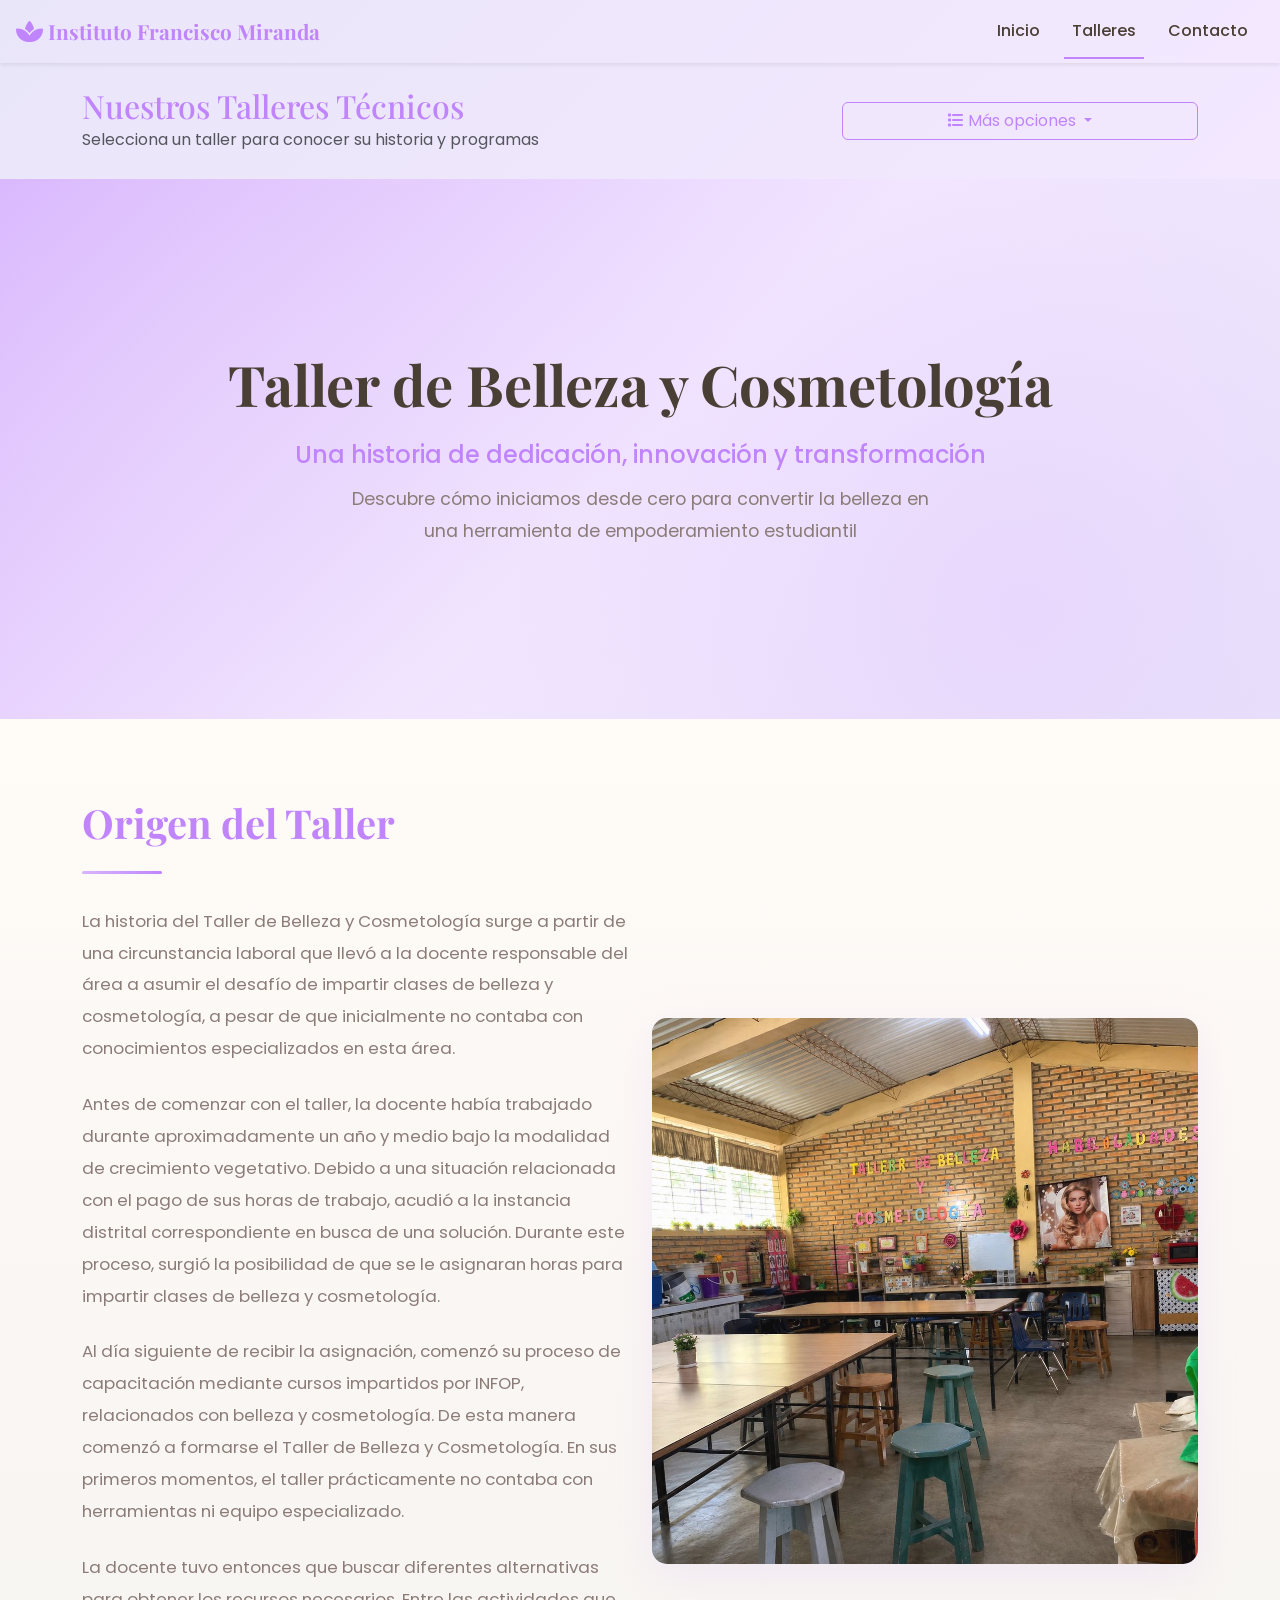
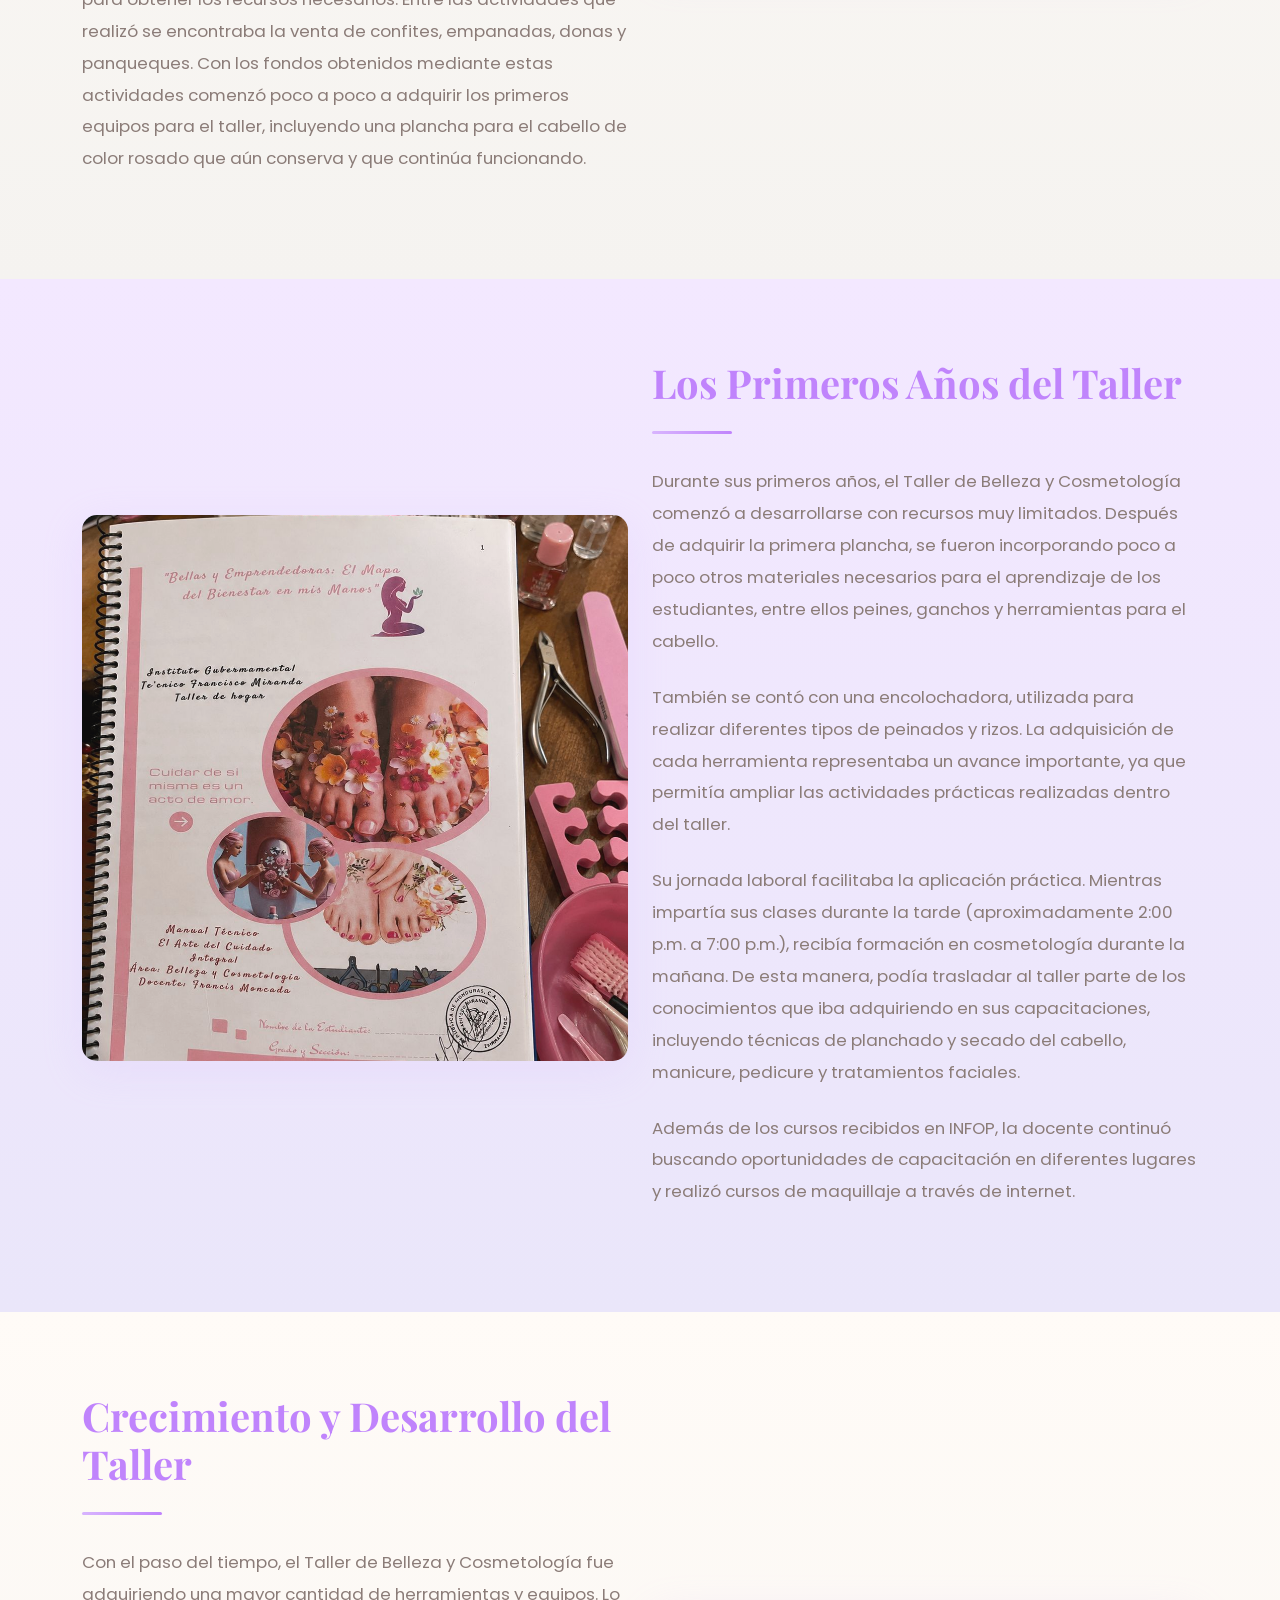
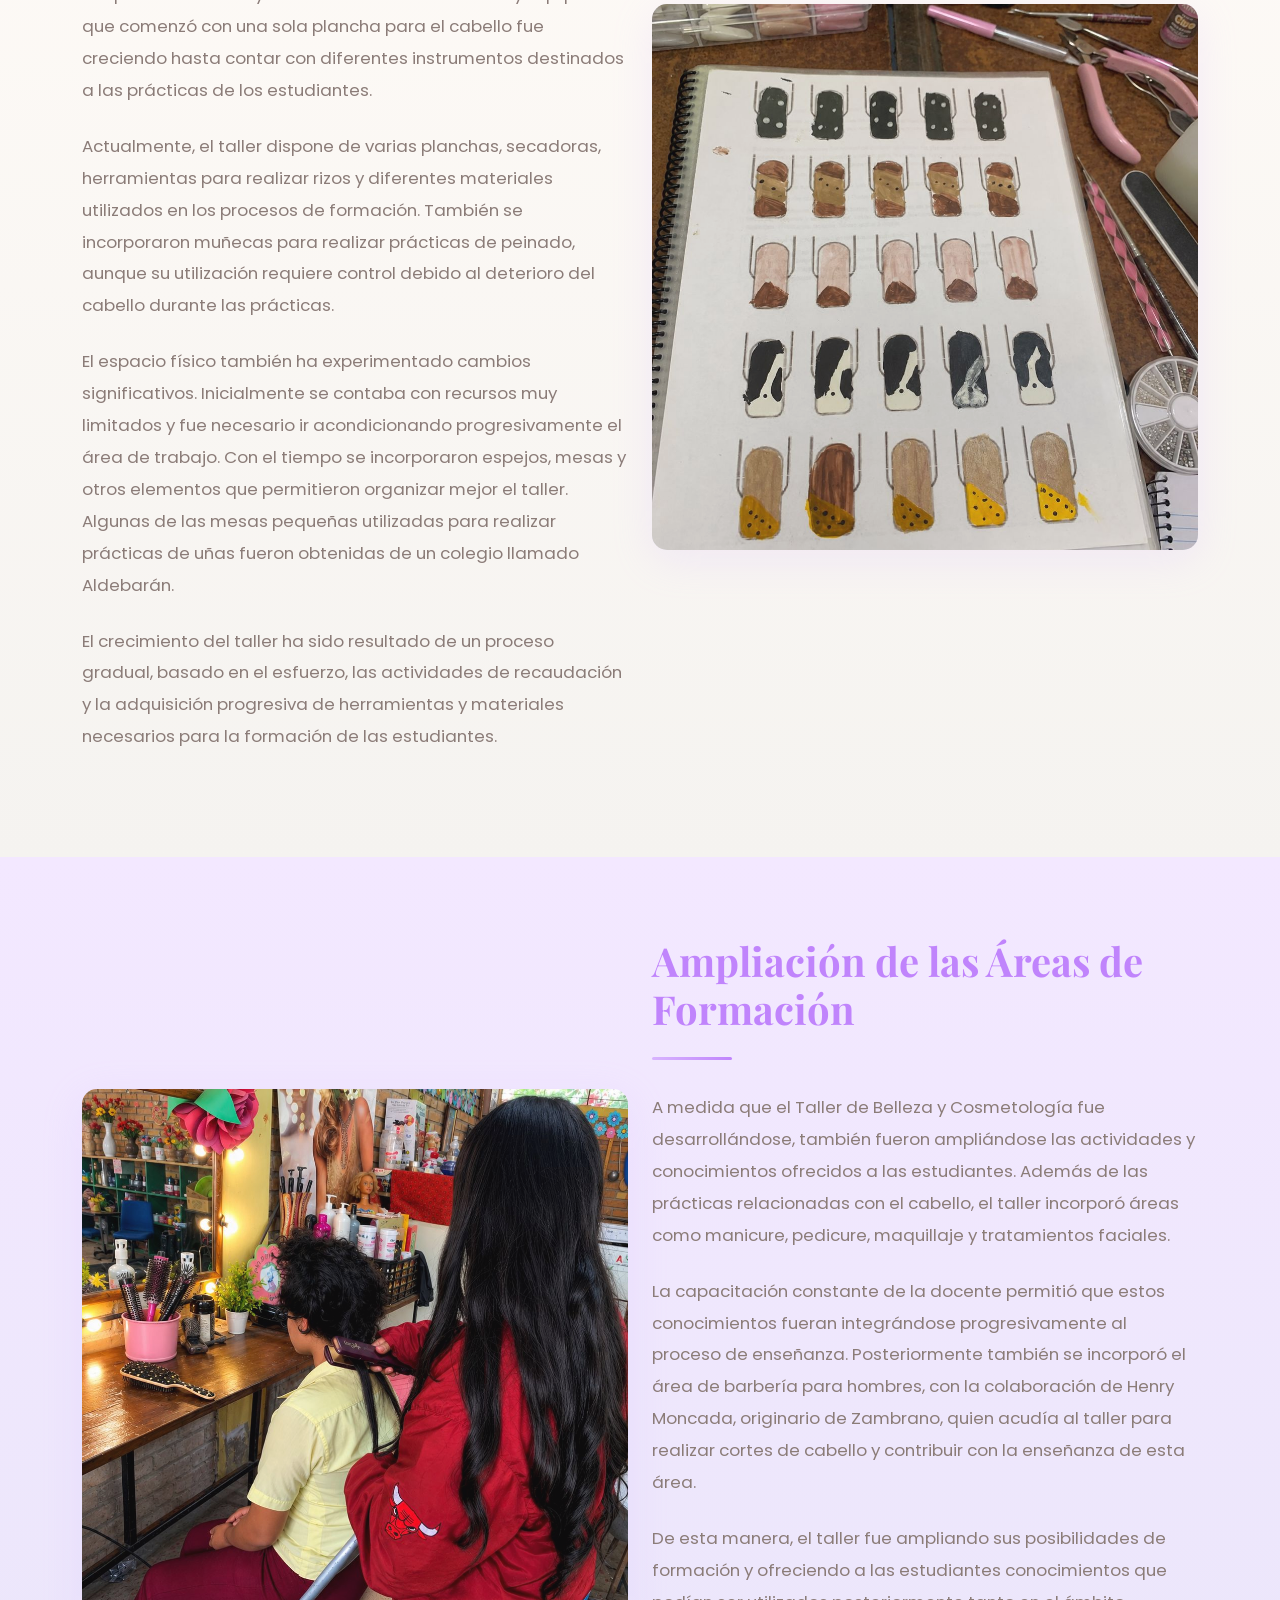
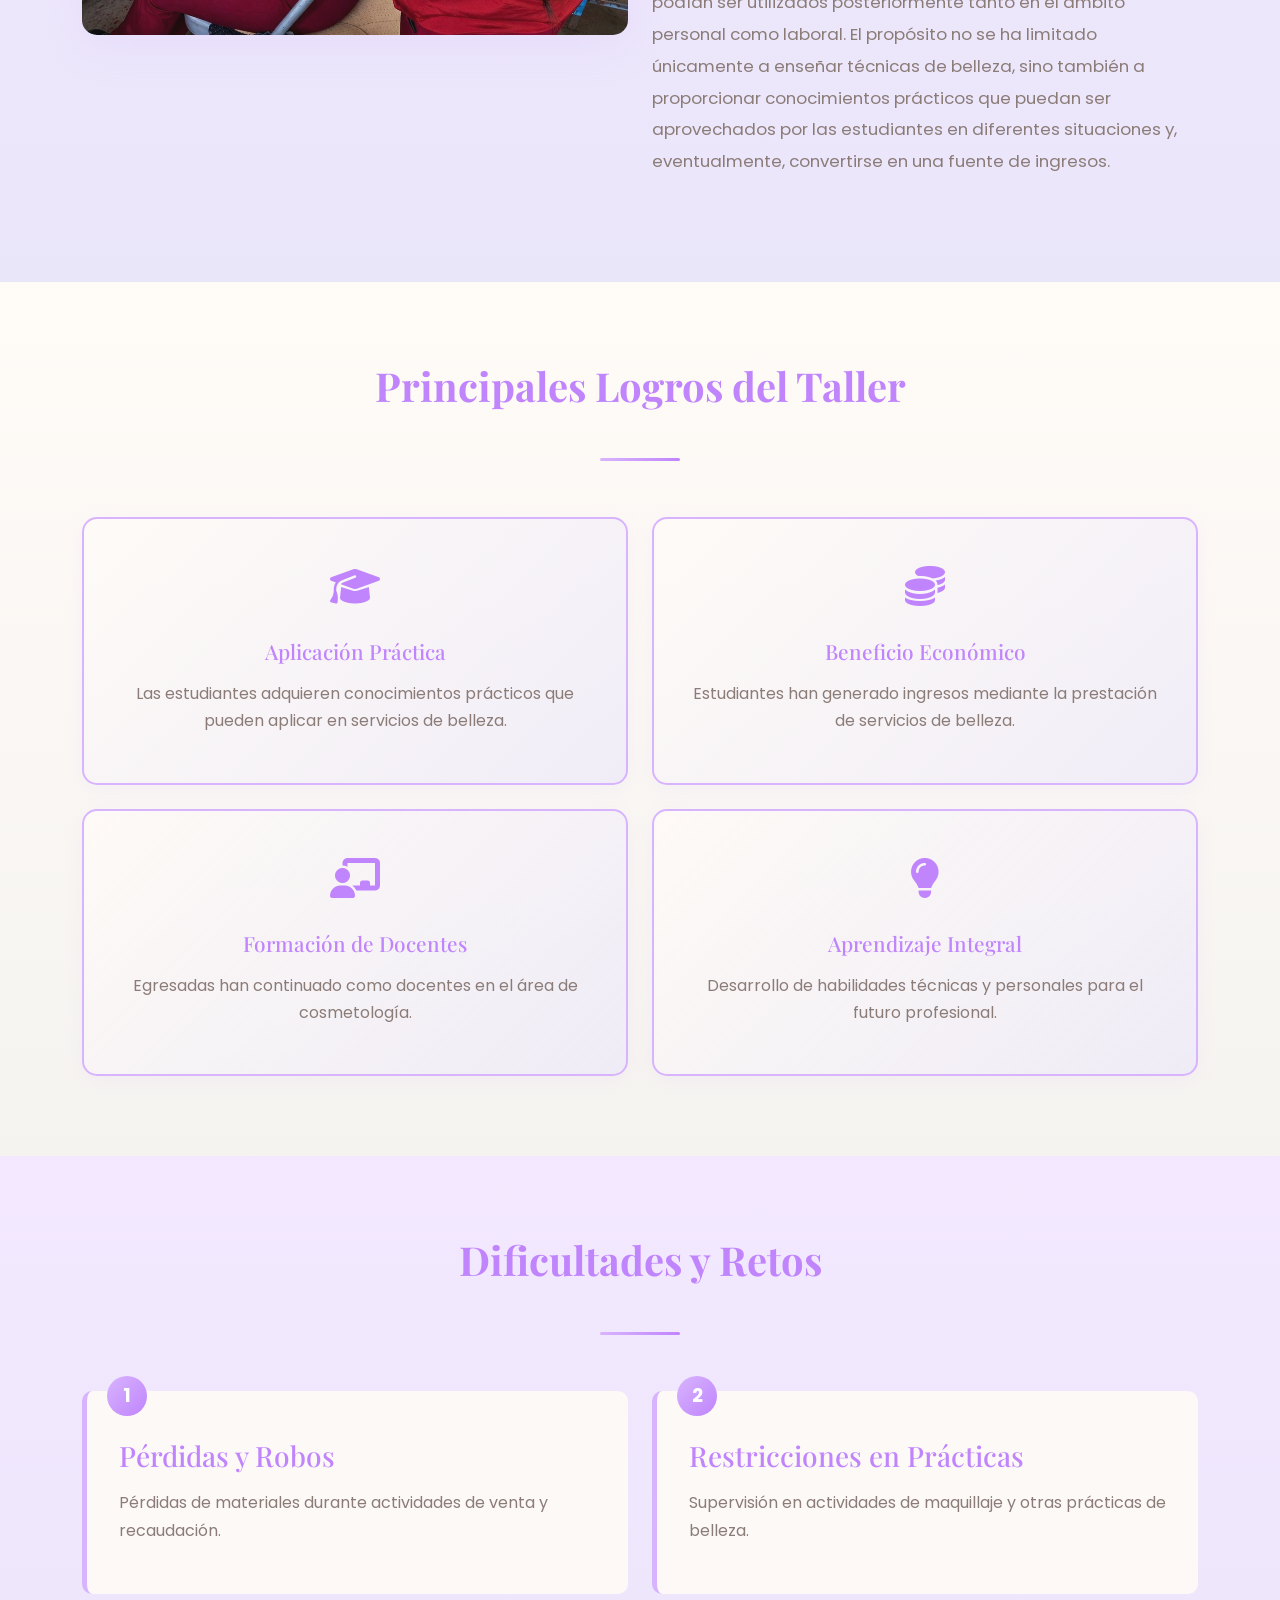
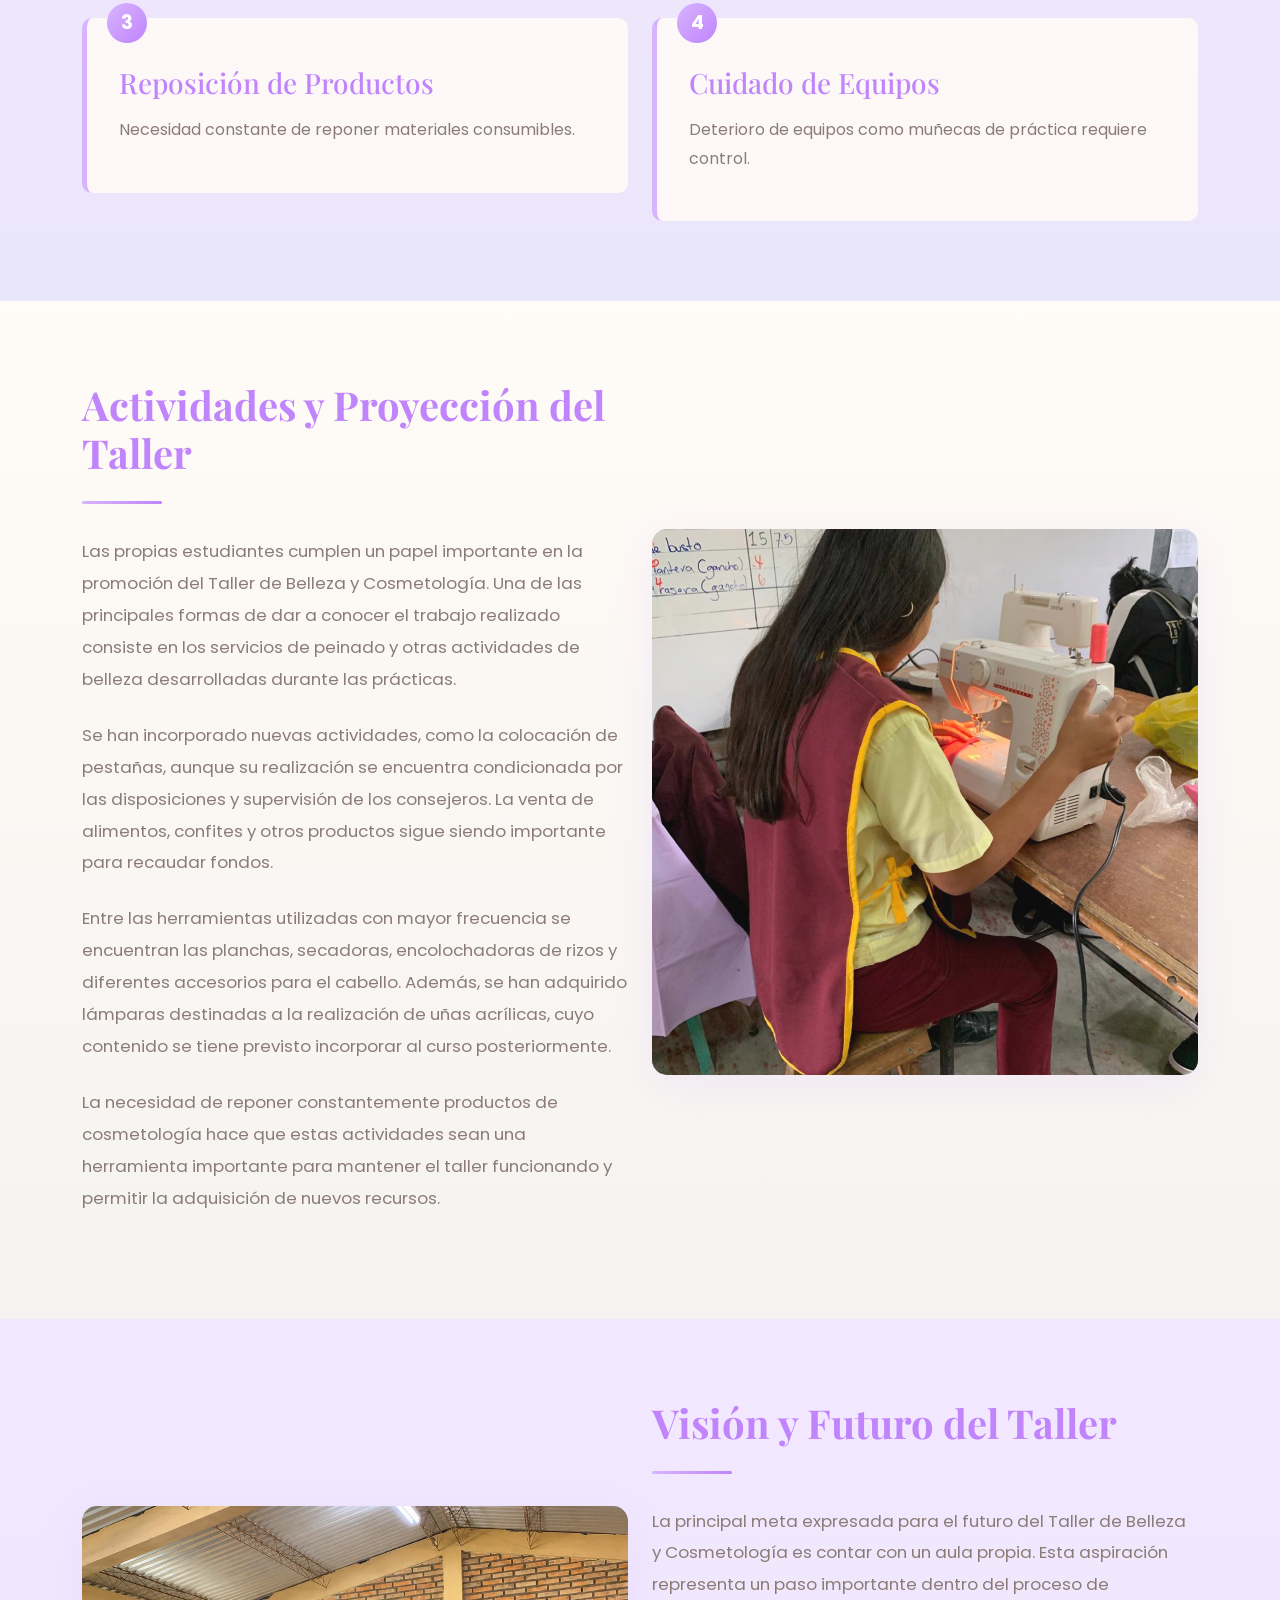
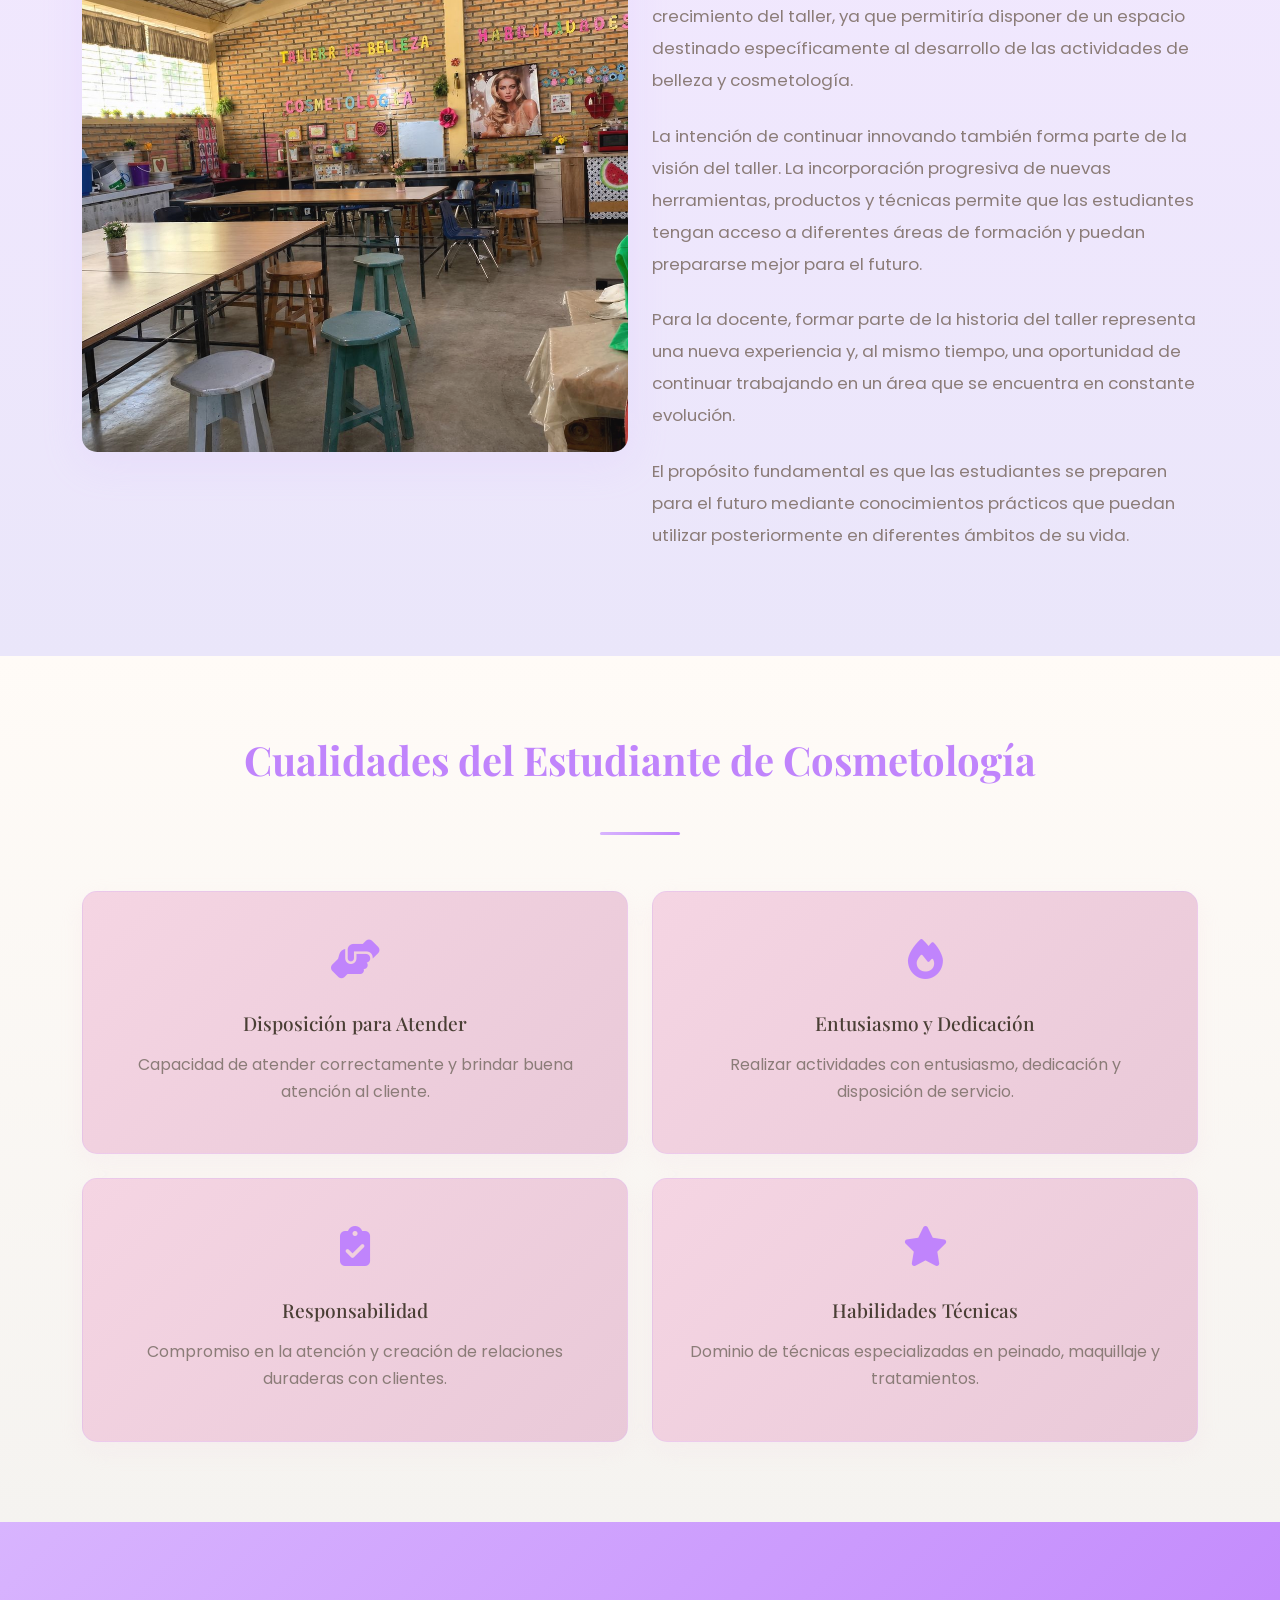
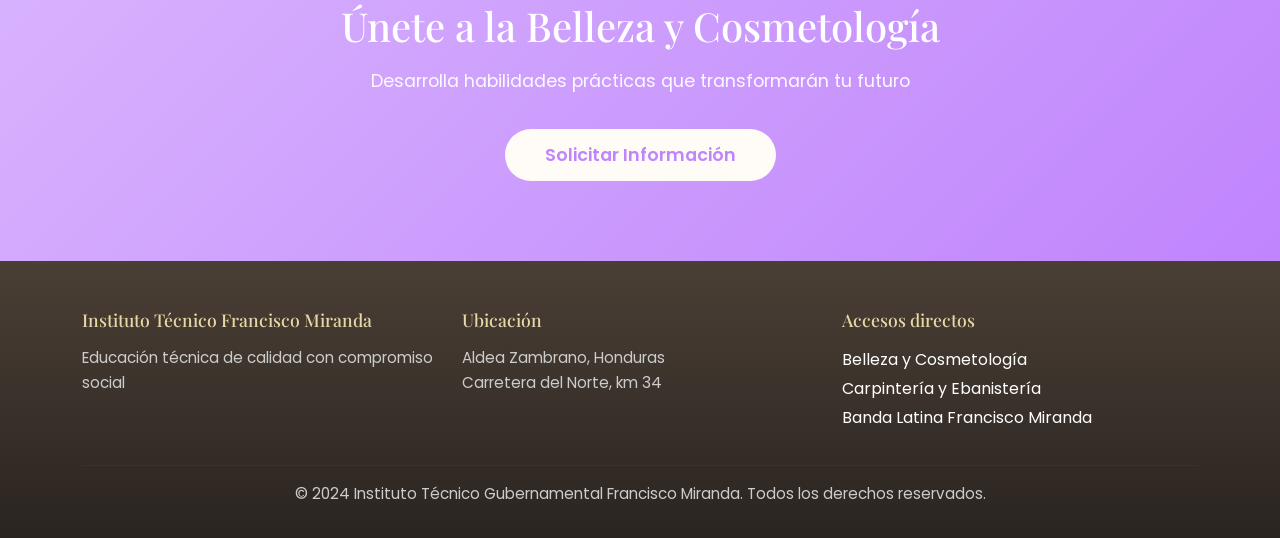
<file: talleres.html>
<!DOCTYPE html>
<html lang="es">
<head>
    <meta charset="UTF-8" />
    <meta name="viewport" content="width=device-width, initial-scale=1.0" />
    <title>Talleres Técnicos - Instituto Técnico Francisco Miranda</title>
    <link href="https://cdn.jsdelivr.net/npm/bootstrap@5.3.2/dist/css/bootstrap.min.css" rel="stylesheet" />
    <link href="https://fonts.googleapis.com/css2?family=Playfair+Display:wght@400;600;700;800&family=Poppins:wght@300;400;500;600;700&display=swap" rel="stylesheet" />
    <link rel="stylesheet" href="https://cdnjs.cloudflare.com/ajax/libs/font-awesome/6.4.0/css/all.min.css" />
    <link rel="stylesheet" href="taller-belleza.css" />
</head>
<body>
    <!-- Navegación -->
    <header class="navbar-wrapper sticky-top shadow-sm">
        <nav class="navbar navbar-expand-lg navbar-light container-fluid px-3">
            <a class="navbar-brand fw-bold" href="index.html">
                <i class="fas fa-spa"></i> Instituto Francisco Miranda
            </a>
            <button class="navbar-toggler" type="button" data-bs-toggle="collapse" data-bs-target="#navbarNav">
                <span class="navbar-toggler-icon"></span>
            </button>
            <div class="collapse navbar-collapse" id="navbarNav">
                <ul class="navbar-nav ms-auto">
                    <li class="nav-item"><a class="nav-link" href="index.html">Inicio</a></li>
                    <li class="nav-item"><a class="nav-link active" href="talleres.html">Talleres</a></li>
                    <li class="nav-item"><a class="nav-link" href="index.html#contacto">Contacto</a></li>
                </ul>
            </div>
        </nav>
    </header>

    <main>
        <!-- Sección de selección de talleres (Dropdown dinámico) -->
        <section class="talleres-selector py-4" style="background: linear-gradient(135deg, #EAE6FA 0%, #F3E8FF 100%);">
            <div class="container">
                <div class="row align-items-center">
                    <div class="col-md-8">
                        <h2 class="mb-0" style="font-family: 'Playfair Display', serif; color: #C084FC;">Nuestros Talleres Técnicos</h2>
                        <p class="text-muted mb-0">Selecciona un taller para conocer su historia y programas</p>
                    </div>
                    <div class="col-md-4">
                        <div class="dropdown">
                            <button class="btn btn-outline-secondary dropdown-toggle w-100" type="button" id="talleresDropdown" data-bs-toggle="dropdown" aria-expanded="false" style="border-color: #C084FC; color: #C084FC;">
                                <i class="fas fa-list"></i> Más opciones
                            </button>
                            <ul class="dropdown-menu w-100" aria-labelledby="talleresDropdown">
                                <li><a class="dropdown-item" href="#" data-taller="belleza">
                                    <i class="fas fa-spa"></i> Belleza y Cosmetología
                                </a></li>
                                <li><a class="dropdown-item" href="#" data-taller="carpinteria">
                                    <i class="fas fa-hammer"></i> Carpintería y Ebanistería
                                </a></li>
                                <li><hr class="dropdown-divider"></li>
                                <li><a class="dropdown-item disabled" href="#">
                                    <i class="fas fa-bolt"></i> Electricidad <span class="badge bg-warning text-dark ms-2">Próximamente</span>
                                </a></li>
                                <li><a class="dropdown-item disabled" href="#">
                                    <i class="fas fa-home"></i> Hogar <span class="badge bg-warning text-dark ms-2">Próximamente</span>
                                </a></li>
                                <li><a class="dropdown-item disabled" href="#">
                                    <i class="fas fa-scissors"></i> Costura y Confección <span class="badge bg-warning text-dark ms-2">Próximamente</span>
                                </a></li>
                            </ul>
                        </div>
                    </div>
                </div>
            </div>
        </section>

        <!-- Contenedor dinámico de talleres -->
        <div id="taller-content">
            <!-- El contenido se cargará aquí dinámicamente -->
            <div class="container py-5 text-center">
                <div class="spinner-border text-primary" role="status">
                    <span class="visually-hidden">Cargando...</span>
                </div>
                <p class="mt-3">Cargando contenido del taller...</p>
            </div>
        </div>
    </main>

    <!-- Footer -->
    <footer class="footer-section">
        <div class="container">
            <div class="row gy-4">
                <div class="col-md-4">
                    <h5>Instituto Técnico Francisco Miranda</h5>
                    <p>Educación técnica de calidad con compromiso social</p>
                </div>
                <div class="col-md-4">
                    <h5>Ubicación</h5>
                    <p>Aldea Zambrano, Honduras<br>Carretera del Norte, km 34</p>
                </div>
                <div class="col-md-4">
                    <h5>Accesos directos</h5>
                    <ul class="list-unstyled mb-0">
                        <li><a href="talleres.html?taller=belleza" class="text-white text-decoration-none">Belleza y Cosmetología</a></li>
                        <li><a href="talleres.html?taller=carpinteria" class="text-white text-decoration-none">Carpintería y Ebanistería</a></li>
                        <li><a href="talleres.html?taller=banda" class="text-white text-decoration-none">Banda Latina Francisco Miranda</a></li>
                    </ul>
                </div>
            </div>
            <hr class="footer-divider">
            <div class="text-center footer-bottom">
                <p>&copy; 2024 Instituto Técnico Gubernamental Francisco Miranda. Todos los derechos reservados.</p>
            </div>
        </div>
    </footer>

    <!-- Scripts -->
    <script src="https://cdn.jsdelivr.net/npm/bootstrap@5.3.2/dist/js/bootstrap.bundle.min.js"></script>
    <!-- Cargar datos de talleres primero -->
    <script src="js/talleres-data.js"></script>
    <!-- Luego cargar el sistema dinámico -->
    <script src="js/talleres-dinamico.js"></script>
    <!-- Script original del taller (para estilos y animaciones) -->
    <script src="taller-belleza.js"></script>
</body>
</html>
</file>
<file: taller-belleza.css>
/* ========================================
   ESTILOS TALLER DE BELLEZA Y COSMETOLOGÍA
   Diseño elegante con paleta morada pastel
   ======================================== */

/* ===== VARIABLES DE COLOR Y TIPOGRAFÍA ===== */
:root {
    /* Colores morados pastel y neutros */
    --lilac: #E9D8A6;
    --soft-lavender: #EAE6FA;
    --pastel-violet: #D8B4FE;
    --light-purple: #F3E8FF;
    --darker-purple: #C084FC;
    --soft-gray: #F5F3F0;
    --warm-gray: #D7CCC8;
    --rose-gold: #F5D5E3;
    --accent-rose: #E9C9D8;
    --text-dark: #4A3F35;
    --text-light: #8B7C78;
    --white-cream: #FFFBF7;

    /* Tema por defecto: belleza */
    --theme-primary: var(--pastel-violet);
    --theme-secondary: var(--light-purple);
    --theme-tertiary: var(--soft-lavender);
    --theme-accent: var(--darker-purple);
    --theme-contrast: var(--white-cream);

    /* Tipografía */
    --font-serif: 'Playfair Display', serif;
    --font-sans: 'Poppins', sans-serif;
}

.hero-taller-belleza {
    --theme-primary: var(--pastel-violet);
    --theme-secondary: var(--light-purple);
    --theme-tertiary: var(--soft-lavender);
    --theme-accent: var(--darker-purple);
    --theme-contrast: var(--white-cream);
}

.hero-taller-carpinteria {
    --theme-primary: #F8C79A;
    --theme-secondary: #FDE1BE;
    --theme-tertiary: #FFF1E2;
    --theme-accent: #D97706;
    --theme-contrast: #FFF9F2;
}

.hero-taller-banda {
    --theme-primary: #1d3557;
    --theme-secondary: #d9caa4;
    --theme-tertiary: #edf2ff;
    --theme-accent: #c89b2a;
    --theme-contrast: #fffaf0;
}

/* ===== RESET Y ESTILOS GLOBALES ===== */
* {
    margin: 0;
    padding: 0;
    box-sizing: border-box;
}

html {
    scroll-behavior: smooth;
}

body {
    font-family: var(--font-sans);
    background-color: var(--white-cream);
    color: var(--text-dark);
    line-height: 1.8;
}

/* ===== NAVEGACIÓN ===== */
.navbar-wrapper {
    background: linear-gradient(135deg, var(--soft-lavender) 0%, var(--light-purple) 100%);
    box-shadow: 0 2px 8px rgba(216, 180, 254, 0.15);
}

.navbar-brand {
    color: var(--darker-purple) !important;
    font-size: 1.3rem;
    font-family: var(--font-serif);
    transition: all 0.3s ease;
}

.navbar-brand:hover {
    transform: scale(1.05);
    color: var(--pastel-violet) !important;
}

.navbar-brand i {
    font-size: 1.5rem;
}

.nav-link {
    color: var(--text-dark) !important;
    font-weight: 500;
    transition: all 0.3s ease;
    margin: 0 0.5rem;
    position: relative;
}

.nav-link::after {
    content: '';
    position: absolute;
    bottom: -5px;
    left: 0;
    width: 0;
    height: 2px;
    background-color: var(--darker-purple);
    transition: width 0.3s ease;
}

.nav-link:hover::after,
.nav-link.active::after {
    width: 100%;
}

/* ===== SECCIÓN HERO ===== */
.hero-taller {
    position: relative;
    min-height: 60vh;
    background: linear-gradient(135deg, var(--theme-primary) 0%, var(--theme-secondary) 50%, var(--theme-tertiary) 100%);
    display: flex;
    align-items: center;
    justify-content: center;
    overflow: hidden;
    padding: 4rem 1rem;
}

.hero-overlay-belleza {
    position: absolute;
    top: 0;
    left: 0;
    right: 0;
    bottom: 0;
    background: radial-gradient(circle at 20% 50%, rgba(232, 214, 250, 0.4) 0%, transparent 50%),
                radial-gradient(circle at 80% 80%, rgba(217, 180, 254, 0.3) 0%, transparent 50%);
    animation: gradientShift 8s ease infinite;
}

.hero-overlay-carpinteria {
    position: absolute;
    top: 0;
    left: 0;
    right: 0;
    bottom: 0;
    background: radial-gradient(circle at 20% 50%, rgba(255, 180, 96, 0.35) 0%, transparent 50%),
                radial-gradient(circle at 80% 80%, rgba(248, 199, 154, 0.35) 0%, transparent 50%);
    animation: gradientShift 8s ease infinite;
}

.hero-overlay-banda {
    position: absolute;
    top: 0;
    left: 0;
    right: 0;
    bottom: 0;
    background: radial-gradient(circle at 20% 50%, rgba(29, 53, 87, 0.35) 0%, transparent 50%),
                radial-gradient(circle at 80% 80%, rgba(200, 155, 42, 0.28) 0%, transparent 50%);
    animation: gradientShift 8s ease infinite;
}

@keyframes gradientShift {
    0%, 100% { transform: scale(1); }
    50% { transform: scale(1.05); }
}

.hero-content-belleza {
    position: relative;
    z-index: 2;
    text-align: center;
    color: var(--text-dark);
}

.hero-title {
    font-family: var(--font-serif);
    font-size: 3.5rem;
    font-weight: 700;
    margin-bottom: 1rem;
    animation: fadeInDown 0.8s ease;
}

.hero-subtitle {
    font-size: 1.5rem;
    color: var(--theme-accent);
    margin-bottom: 0.5rem;
    font-weight: 500;
    animation: fadeInUp 0.8s ease 0.2s backwards;
}

.hero-description {
    font-size: 1.1rem;
    color: var(--text-light);
    max-width: 600px;
    margin: 0 auto;
    animation: fadeInUp 0.8s ease 0.4s backwards;
}

.theme-carpinteria .section-title,
.theme-carpinteria .achievement-card h3,
.theme-carpinteria .challenge-card h3,
.theme-carpinteria .quality-card h3,
.theme-carpinteria .cta-section h2,
.theme-carpinteria .placeholder-text i {
    color: #c75d00;
}

.theme-carpinteria .section-divider {
    background: linear-gradient(90deg, #f8c79a, #d97706);
}

.theme-carpinteria .achievement-card,
.theme-carpinteria .challenge-card,
.theme-carpinteria .quality-card {
    border-color: rgba(217, 119, 6, 0.35);
}

.theme-carpinteria .achievement-card {
    background: linear-gradient(135deg, rgba(255, 251, 247, 0.8), rgba(253, 225, 190, 0.7));
}

.theme-carpinteria .achievement-icon,
.theme-carpinteria .quality-icon,
.theme-carpinteria .challenge-number {
    color: #fffaf5;
    background: linear-gradient(135deg, #f8c79a, #d97706);
}

.theme-carpinteria .challenge-card {
    border-left-color: #f8c79a;
}

.theme-carpinteria .quality-card {
    background: linear-gradient(135deg, #fde1be 0%, #f8c79a 100%);
}

.theme-carpinteria .cta-section {
    background: linear-gradient(135deg, #f8c79a 0%, #d97706 100%);
}

.theme-carpinteria .btn-cta {
    color: #b45309;
}

.theme-carpinteria .btn-cta:hover {
    color: #f8c79a;
}

.theme-carpinteria .section-title:hover {
    color: #e67a17;
}

.theme-carpinteria .achievement-card:hover {
    border-color: #d97706;
}

.theme-carpinteria .challenge-card:hover {
    border-left-color: #d97706;
}

.theme-carpinteria .quality-card:hover {
    box-shadow: 0 12px 35px rgba(217, 119, 6, 0.25);
}

.theme-banda .section-title,
.theme-banda .achievement-card h3,
.theme-banda .challenge-card h3,
.theme-banda .quality-card h3,
.theme-banda .cta-section h2,
.theme-banda .placeholder-text i {
    color: #1d3557;
}

.theme-banda .section-divider {
    background: linear-gradient(90deg, #d9caa4, #c89b2a);
}

.theme-banda .achievement-card,
.theme-banda .challenge-card,
.theme-banda .quality-card {
    border-color: rgba(29, 53, 87, 0.2);
}

.theme-banda .achievement-card {
    background: linear-gradient(135deg, rgba(255, 251, 247, 0.9), rgba(233, 240, 255, 0.8));
}

.theme-banda .achievement-icon,
.theme-banda .quality-icon,
.theme-banda .challenge-number {
    color: #fffaf0;
    background: linear-gradient(135deg, #1d3557, #c89b2a);
}

.theme-banda .challenge-card {
    border-left-color: #d9caa4;
}

.theme-banda .quality-card {
    background: linear-gradient(135deg, #edf2ff 0%, #d9caa4 100%);
}

.theme-banda .cta-section {
    background: linear-gradient(135deg, #1d3557 0%, #c89b2a 100%);
}

.theme-banda .btn-cta {
    color: #1d3557;
}

.theme-banda .btn-cta:hover {
    color: #d9caa4;
}

.theme-banda .section-title:hover {
    color: #2b4d7d;
}

.theme-banda .achievement-card:hover,
.theme-banda .quality-card:hover {
    box-shadow: 0 12px 35px rgba(29, 53, 87, 0.18);
}

.theme-banda .challenge-card:hover {
    border-left-color: #c89b2a;
}

@keyframes fadeInDown {
    from {
        opacity: 0;
        transform: translateY(-30px);
    }
    to {
        opacity: 1;
        transform: translateY(0);
    }
}

@keyframes fadeInUp {
    from {
        opacity: 0;
        transform: translateY(30px);
    }
    to {
        opacity: 1;
        transform: translateY(0);
    }
}

/* ===== SECCIONES PRINCIPALES ===== */
.taller-container {
    padding: 0;
}

.taller-section {
    padding: 5rem 0;
    transition: all 0.3s ease;
}

.section-light {
    background: linear-gradient(180deg, var(--white-cream) 0%, var(--soft-gray) 100%);
}

.section-dark {
    background: linear-gradient(180deg, var(--light-purple) 0%, var(--soft-lavender) 100%);
}

.section-title {
    font-family: var(--font-serif);
    font-size: 2.5rem;
    font-weight: 700;
    color: var(--darker-purple);
    margin-bottom: 1.5rem;
    transition: all 0.3s ease;
}

.section-title:hover {
    color: var(--pastel-violet);
    transform: translateX(5px);
}

.section-divider {
    width: 80px;
    height: 3px;
    background: linear-gradient(90deg, var(--pastel-violet), var(--darker-purple));
    border-radius: 2px;
    margin-bottom: 2rem;
}

.section-text {
    font-size: 1.05rem;
    color: var(--text-light);
    margin-bottom: 1.5rem;
    line-height: 1.9;
}

/* ===== PLACEHOLDERS DE IMAGEN ===== */
.image-placeholder {
    position: relative;
    border-radius: 15px;
    overflow: hidden;
    aspect-ratio: 1 / 1;
    background: linear-gradient(135deg, var(--soft-lavender), var(--light-purple));
    box-shadow: 0 10px 40px rgba(216, 180, 254, 0.2);
    transition: all 0.4s ease;
    display: flex;
    align-items: center;
    justify-content: center;
    flex-direction: column;
    min-height: 350px;
}

.image-placeholder:hover {
    transform: translateY(-10px);
    box-shadow: 0 15px 50px rgba(216, 180, 254, 0.3);
}

.placeholder-img {
    width: 100%;
    height: 100%;
    object-fit: cover;
    opacity: 0.95;
    transition: opacity 0.3s ease;
}

.image-placeholder:hover .placeholder-img {
    opacity: 1;
}

.placeholder-text {
    position: absolute;
    text-align: center;
    color: var(--text-dark);
    pointer-events: none;
    opacity: 0;
    transition: opacity 0.3s ease;
    background: rgba(255, 251, 247, 0.95);
    padding: 1.5rem;
    border-radius: 12px;
}

.image-placeholder:hover .placeholder-text {
    opacity: 1;
}

.placeholder-text i {
    font-size: 2.5rem;
    color: var(--pastel-violet);
    margin-bottom: 0.5rem;
    display: block;
}

.placeholder-text p {
    font-size: 0.95rem;
    font-weight: 600;
    color: var(--text-dark);
}

/* ===== TARJETAS DE LOGROS ===== */
.achievement-card {
    background: linear-gradient(135deg, rgba(255, 251, 247, 0.8), rgba(234, 230, 250, 0.6));
    border: 2px solid var(--pastel-violet);
    border-radius: 15px;
    padding: 2rem;
    text-align: center;
    transition: all 0.4s ease;
    box-shadow: 0 5px 20px rgba(216, 180, 254, 0.1);
}

.achievement-card:hover {
    transform: translateY(-10px);
    box-shadow: 0 15px 40px rgba(216, 180, 254, 0.25);
    border-color: var(--darker-purple);
    background: linear-gradient(135deg, rgba(255, 251, 247, 1), rgba(243, 232, 255, 0.8));
}

.achievement-icon {
    font-size: 2.5rem;
    color: var(--darker-purple);
    margin-bottom: 1rem;
    transition: all 0.3s ease;
}

.achievement-card:hover .achievement-icon {
    color: var(--pastel-violet);
    transform: scale(1.2) rotate(-5deg);
}

.achievement-card h3 {
    font-family: var(--font-serif);
    font-size: 1.3rem;
    color: var(--darker-purple);
    margin-bottom: 1rem;
}

.achievement-card p {
    color: var(--text-light);
    line-height: 1.7;
}

/* ===== TARJETAS DE RETOS ===== */
.challenge-card {
    background: rgba(255, 251, 247, 0.9);
    border-left: 5px solid var(--pastel-violet);
    border-radius: 10px;
    padding: 2rem;
    transition: all 0.3s ease;
    position: relative;
}

.challenge-card:hover {
    transform: translateX(10px);
    box-shadow: 0 10px 30px rgba(216, 180, 254, 0.2);
    border-left-color: var(--darker-purple);
}

.challenge-number {
    position: absolute;
    top: -15px;
    left: 20px;
    width: 40px;
    height: 40px;
    background: linear-gradient(135deg, var(--pastel-violet), var(--darker-purple));
    border-radius: 50%;
    display: flex;
    align-items: center;
    justify-content: center;
    font-weight: bold;
    color: white;
    font-size: 1.2rem;
}

.challenge-card h3 {
    font-family: var(--font-serif);
    color: var(--darker-purple);
    margin-bottom: 1rem;
    margin-top: 1rem;
}

.challenge-card p {
    color: var(--text-light);
}

/* ===== TARJETAS DE CUALIDADES ===== */
.quality-card {
    background: linear-gradient(135deg, var(--rose-gold) 0%, var(--accent-rose) 100%);
    border-radius: 15px;
    padding: 2rem;
    text-align: center;
    transition: all 0.4s ease;
    box-shadow: 0 8px 25px rgba(245, 213, 227, 0.2);
    border: 1px solid rgba(217, 180, 254, 0.3);
}

.quality-card:hover {
    transform: translateY(-8px) scale(1.02);
    box-shadow: 0 12px 35px rgba(216, 180, 254, 0.3);
}

.quality-icon {
    font-size: 2.5rem;
    color: var(--darker-purple);
    margin-bottom: 1rem;
    transition: all 0.3s ease;
}

.quality-card:hover .quality-icon {
    color: var(--pastel-violet);
    transform: scale(1.3);
}

.quality-card h3 {
    font-family: var(--font-serif);
    font-size: 1.2rem;
    color: var(--text-dark);
    margin-bottom: 1rem;
}

.quality-card p {
    color: var(--text-light);
    line-height: 1.7;
}

/* ===== SECCIÓN DE LLAMADA A LA ACCIÓN ===== */
.cta-section {
    background: linear-gradient(135deg, var(--pastel-violet) 0%, var(--darker-purple) 100%);
    color: white;
    padding: 5rem 2rem;
    text-align: center;
}

.cta-section h2 {
    font-family: var(--font-serif);
    font-size: 2.5rem;
    margin-bottom: 1rem;
}

.cta-section p {
    font-size: 1.1rem;
    margin-bottom: 2rem;
    opacity: 0.95;
}

.btn-cta {
    background: var(--white-cream);
    color: var(--darker-purple);
    padding: 0.8rem 2.5rem;
    font-size: 1.1rem;
    font-weight: 600;
    border: none;
    border-radius: 50px;
    transition: all 0.3s ease;
    display: inline-block;
    text-decoration: none;
}

.btn-cta:hover {
    background: var(--soft-gray);
    transform: scale(1.05);
    box-shadow: 0 10px 30px rgba(0, 0, 0, 0.2);
    color: var(--pastel-violet);
}

/* ===== FOOTER ===== */
.footer-section {
    background: linear-gradient(180deg, var(--text-dark) 0%, #2a2420 100%);
    color: white;
    padding: 3rem 1rem 1rem;
}

.footer-section h5 {
    font-family: var(--font-serif);
    color: var(--lilac);
    margin-bottom: 1rem;
    font-size: 1.1rem;
}

.footer-section p {
    color: #ccc;
    font-size: 0.95rem;
    line-height: 1.6;
}

.footer-divider {
    border-color: rgba(216, 180, 254, 0.2);
    margin: 2rem 0 1rem;
}

.footer-bottom {
    color: #999;
    font-size: 0.9rem;
}

/* ===== RESPONSIVE DESIGN ===== */
@media (max-width: 1024px) {
    .hero-title {
        font-size: 2.5rem;
    }

    .section-title {
        font-size: 2rem;
    }

    .taller-section {
        padding: 3rem 0;
    }
}

@media (max-width: 768px) {
    .hero-taller {
        min-height: 50vh;
        padding: 3rem 1rem;
    }

    .hero-title {
        font-size: 2rem;
    }

    .hero-subtitle {
        font-size: 1.2rem;
    }

    .section-title {
        font-size: 1.6rem;
    }

    .section-divider {
        width: 60px;
        margin-bottom: 1.5rem;
    }

    .image-placeholder {
        min-height: 250px;
        aspect-ratio: auto;
    }

    .nav-link {
        margin: 0.25rem 0;
    }

    .cta-section h2 {
        font-size: 1.8rem;
    }

    .achievement-card,
    .quality-card {
        padding: 1.5rem;
    }

    .challenge-card {
        padding: 1.5rem;
        margin-left: 1rem;
    }
}

@media (max-width: 576px) {
    .hero-taller {
        min-height: 40vh;
    }

    .hero-title {
        font-size: 1.5rem;
    }

    .hero-subtitle {
        font-size: 1rem;
    }

    .hero-description {
        font-size: 0.95rem;
    }

    .section-title {
        font-size: 1.4rem;
    }

    .section-text {
        font-size: 0.95rem;
    }

    .image-placeholder {
        min-height: 200px;
    }

    .taller-section {
        padding: 2rem 0;
    }

    .navbar-brand {
        font-size: 1rem;
    }

    .cta-section {
        padding: 3rem 1.5rem;
    }

    .cta-section h2 {
        font-size: 1.4rem;
    }
}

/* ===== ANIMACIONES Y TRANSICIONES ===== */
@keyframes slideIn {
    from {
        opacity: 0;
        transform: translateX(-20px);
    }
    to {
        opacity: 1;
        transform: translateX(0);
    }
}

.section-light .row > div {
    animation: slideIn 0.6s ease;
}

/* Efecto de scroll suave para elementos */
.taller-section {
    opacity: 0;
    animation: fadeInUp 0.8s ease forwards;
}

/* Mejora de accesibilidad */
@media (prefers-reduced-motion: reduce) {
    * {
        animation: none !important;
        transition: none !important;
    }
}

/* Focus visible para navegación por teclado */
.nav-link:focus-visible,
.btn-cta:focus-visible,
.achievement-card:focus-visible,
.quality-card:focus-visible {
    outline: 2px solid var(--pastel-violet);
    outline-offset: 2px;
}
</file>
